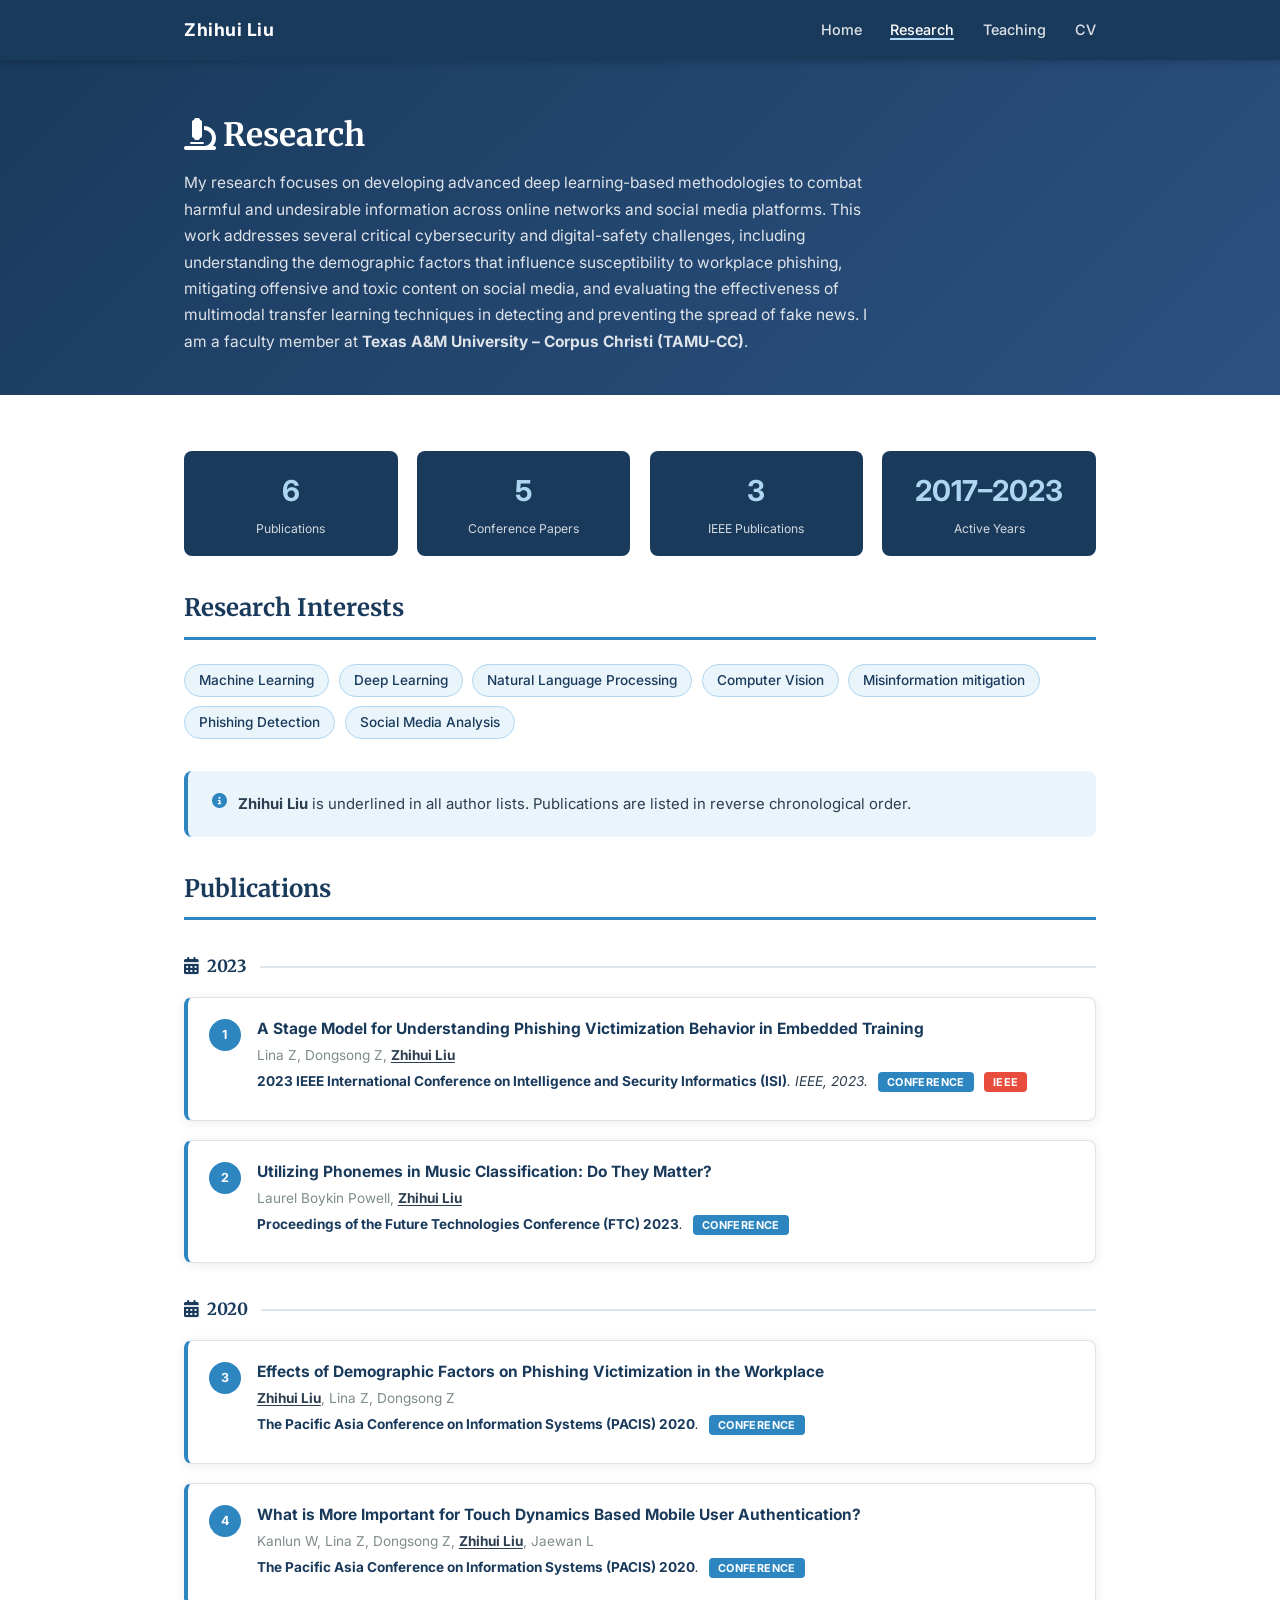
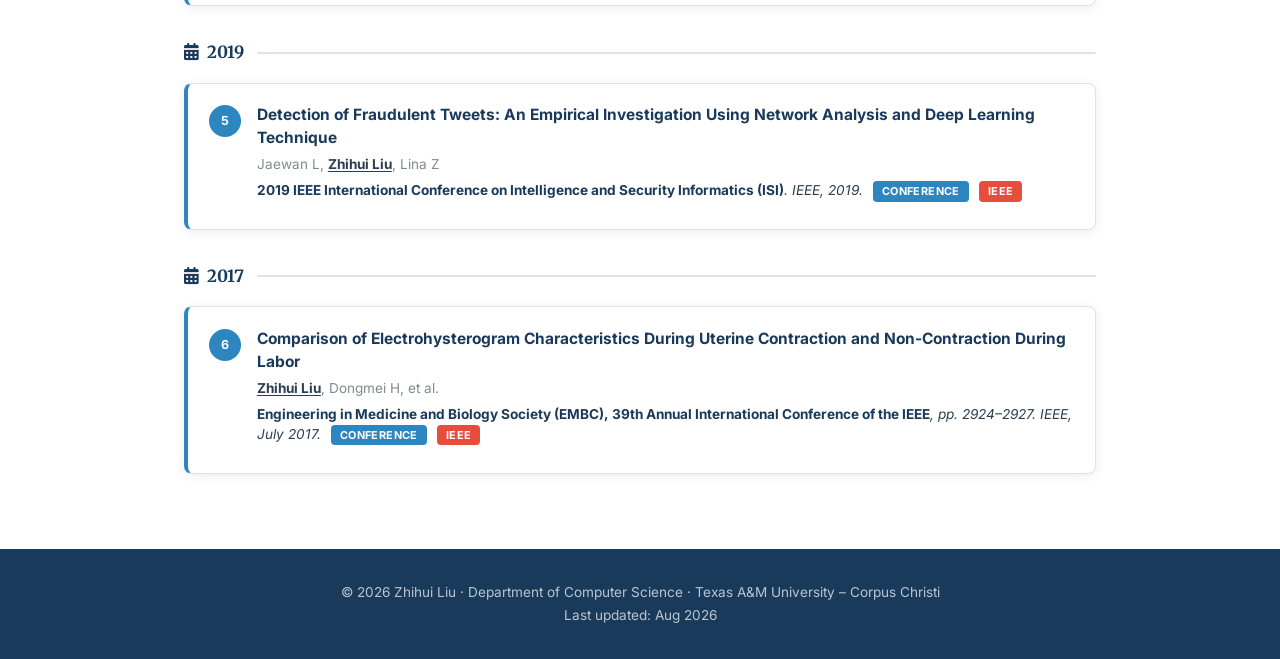
<file: research.html>
<!DOCTYPE html>
<html lang="en">
<head>
  <meta charset="UTF-8"/>
  <meta name="viewport" content="width=device-width, initial-scale=1.0"/>
  <title>Research | Zhihui Liu</title>
  <link rel="stylesheet" href="assets/css/style.css"/>
  <link href="https://fonts.googleapis.com/css2?family=Inter:wght@300;400;600;700
        &family=Merriweather:wght@400;700&display=swap" rel="stylesheet"/>
  <link rel="stylesheet"
        href="https://cdnjs.cloudflare.com/ajax/libs/font-awesome/6.4.0/css/all.min.css"/>

  <style>
    /* ── Page Header ──
       Matches exact gradient used in teaching.html */
    .page-header {
      background: linear-gradient(135deg, var(--primary) 0%, #2c5282 100%);
      color: #fff;
      padding: 3rem 0 2.5rem;
    }
    .page-header h1 {
      font-family: 'Merriweather', serif;
      font-size: 2rem;
      margin-bottom: 0.5rem;
    }
    .page-header p {
      font-size: 0.97rem;
      color: rgba(255,255,255,0.85);
      max-width: 700px;
      line-height: 1.7;
    }

    /* ── Stats Bar ──
       Matches teaching.html stats bar exactly */
    .stats-bar {
      display: flex;
      gap: 1.2rem;
      flex-wrap: wrap;
      margin-bottom: 2rem;
    }
    .stat-item {
      background: var(--primary);
      color: #fff;
      padding: 1rem 1.5rem;
      border-radius: var(--radius);
      text-align: center;
      flex: 1;
      min-width: 120px;
    }
    .stat-number {
      font-size: 1.8rem;
      font-weight: 700;
      color: var(--accent-light);
      display: block;
    }
    .stat-label {
      font-size: 0.76rem;
      color: rgba(255,255,255,0.8);
      margin-top: 0.2rem;
    }

    /* ── Philosophy/Note Box ──
       Matches teaching.html philosophy box */
    .note-box {
      background: #eaf4fb;
      border-left: 4px solid var(--accent);
      padding: 1.2rem 1.5rem;
      border-radius: var(--radius);
      margin-bottom: 2rem;
      font-size: 0.93rem;
      line-height: 1.8;
      color: var(--text);
      display: flex;
      gap: 0.7rem;
      align-items: flex-start;
    }
    .note-box i {
      color: var(--accent);
      margin-top: 3px;
      flex-shrink: 0;
    }

    /* ── Research Interest Tags ── */
    .interest-tags {
      display: flex;
      flex-wrap: wrap;
      gap: 0.6rem;
      margin-bottom: 2rem;
    }
    .interest-tag {
      background: #eaf4fb;
      color: var(--primary);
      border: 1.5px solid var(--accent-light);
      border-radius: 20px;
      padding: 4px 14px;
      font-size: 0.85rem;
      font-weight: 500;
    }

    /* ── Section Divider ──
       Matches teaching.html course-section-label */
    .year-divider {
      display: flex;
      align-items: center;
      gap: 0.8rem;
      margin: 2rem 0 1rem;
    }
    .year-divider h3 {
      font-family: 'Merriweather', serif;
      font-size: 1.05rem;
      color: var(--primary);
      white-space: nowrap;
    }
    .year-divider::after {
      content: '';
      flex: 1;
      height: 2px;
      background: var(--border);
      border-radius: 2px;
    }

    /* ── Publication Card ──
       Matches teaching.html course-card style */
    .pub-card {
      background: var(--bg);
      border: 1px solid var(--border);
      border-radius: var(--radius);
      box-shadow: var(--shadow);
      margin-bottom: 1.2rem;
      overflow: hidden;
      transition: box-shadow 0.2s, border-color 0.2s;
      display: flex;
      gap: 1rem;
      padding: 1.2rem 1.3rem;
      border-left: 4px solid var(--accent);
    }
    .pub-card:hover {
      border-color: var(--accent);
      border-left-color: var(--primary);
      box-shadow: 0 4px 18px rgba(46,134,193,0.15);
    }

    /* Number bubble */
    .pub-number {
      flex-shrink: 0;
      width: 32px;
      height: 32px;
      background: var(--accent);
      color: #fff;
      border-radius: 50%;
      display: flex;
      align-items: center;
      justify-content: center;
      font-size: 0.78rem;
      font-weight: 700;
      margin-top: 2px;
    }

    .pub-content { flex: 1; }

    .pub-title {
      font-size: 0.97rem;
      font-weight: 700;
      color: var(--primary);
      margin-bottom: 0.3rem;
      line-height: 1.5;
    }

    .pub-authors {
      font-size: 0.85rem;
      color: var(--text-light);
      margin-bottom: 0.25rem;
      line-height: 1.6;
    }
    .pub-authors .me {
      font-weight: 700;
      color: var(--text);
      text-decoration: underline;
      text-underline-offset: 2px;
    }

    .pub-venue {
      font-size: 0.85rem;
      color: var(--text);
      font-style: italic;
      line-height: 1.5;
    }
    .pub-venue strong {
      font-style: normal;
      color: var(--primary);
    }

    /* ── Badges ──
       Matches teaching.html tag style */
    .badge {
      display: inline-block;
      padding: 2px 9px;
      font-size: 0.68rem;
      font-weight: 700;
      border-radius: 4px;
      margin-left: 6px;
      text-transform: uppercase;
      letter-spacing: 0.4px;
      vertical-align: middle;
      font-style: normal;
    }
    .badge-conf  { background: var(--accent);  color: #fff; }
    .badge-ieee  { background: #e74c3c;         color: #fff; }

    /* ── Smooth Scroll ── */
    html { scroll-behavior: smooth; }

    /* ── Responsive ── */
    @media (max-width: 700px) {
      .stats-bar   { gap: 0.7rem; }
      .stat-item   { min-width: 100px; padding: 0.8rem; }
      .stat-number { font-size: 1.4rem; }
      .pub-card    { flex-direction: column; gap: 0.5rem; }
    }
  </style>
</head>
<body>

  <!-- ===== NAVBAR =====
       Exact same structure as index.html [1] and teaching.html [2] -->
  <nav class="navbar">
    <div class="nav-container">
      <a class="nav-brand" href="index.html">Zhihui Liu</a>
      <ul class="nav-links" id="navLinks">
        <li><a href="index.html">Home</a></li>
        <li><a href="research.html" class="active">Research</a></li>
        <li><a href="teaching.html">Teaching</a></li>
        <li><a href="assets/files/cv.pdf" target="_blank">CV</a></li>
      </ul>
      <button class="nav-toggle" id="navToggle">
        <i class="fas fa-bars"></i>
      </button>
    </div>
  </nav>

  <!-- ===== PAGE HEADER =====
       Same gradient style as teaching.html [2] -->
  <section class="page-header">
    <div class="container">
      <h1>
        <i class="fas fa-microscope"></i> Research
      </h1>
      <p>
        My research focuses on developing advanced deep learning-based methodologies to combat harmful and undesirable information across online networks and social media platforms. 
        This work addresses several critical cybersecurity and digital-safety challenges, including understanding the demographic factors that influence susceptibility to workplace phishing, 
        mitigating offensive and toxic content on social media, and evaluating the effectiveness of multimodal transfer learning techniques in detecting and preventing the spread of fake news.
        I am a faculty member at
        <strong>Texas A&amp;M University – Corpus Christi (TAMU-CC)</strong>.
      </p>
    </div>
  </section>

  <!-- ===== MAIN CONTENT ===== -->
  <section class="section" id="research">
    <div class="container">

      <!-- ── Stats Bar ──
           Same layout as teaching.html stats [2] -->
      <div class="stats-bar">
        <div class="stat-item">
          <span class="stat-number">6</span>
          <div class="stat-label">Publications</div>
        </div>
        <div class="stat-item">
          <span class="stat-number">5</span>
          <div class="stat-label">Conference Papers</div>
        </div>
        <div class="stat-item">
          <span class="stat-number">3</span>
          <div class="stat-label">IEEE Publications</div>
        </div>
        <div class="stat-item">
          <span class="stat-number">2017–2023</span>
          <div class="stat-label">Active Years</div>
        </div>
      </div>

      <!-- ── Research Interests ──
           Pulled from index.html profile [1] -->
      <h2 class="section-title">Research Interests</h2>
      <div class="interest-tags">
        <span class="interest-tag">Machine Learning</span>
        <span class="interest-tag">Deep Learning</span>
        <span class="interest-tag">Natural Language Processing</span>
        <span class="interest-tag">Computer Vision</span>
        <span class="interest-tag">Misinformation mitigation</span>
        <span class="interest-tag">Phishing Detection</span>
        <span class="interest-tag">Social Media Analysis</span>
      </div>

      <!-- ── Note Box ──
           Same style as teaching.html philosophy box [2] -->
      <div class="note-box">
        <i class="fas fa-info-circle"></i>
        <div>
          <strong>Zhihui Liu</strong> is underlined in all
          author lists. Publications are listed in reverse
          chronological order.
        </div>
      </div>

      <!-- ══════════════════════════════════
           PUBLICATIONS LIST
      ═══════════════════════════════════ -->
      <h2 class="section-title">Publications</h2>

      <!-- ════ 2023 ════ -->
      <div class="year-divider">
        <h3>
          <i class="fas fa-calendar-alt"></i> &nbsp;2023
        </h3>
      </div>

      <!-- [1] IEEE ISI 2023 -->
      <div class="pub-card">
        <div class="pub-number">1</div>
        <div class="pub-content">
          <div class="pub-title">
            A Stage Model for Understanding Phishing
            Victimization Behavior in Embedded Training
          </div>
          <div class="pub-authors">
            Lina Z, Dongsong Z,
            <span class="me">Zhihui Liu</span>
          </div>
          <div class="pub-venue">
            <strong>2023 IEEE International Conference on
            Intelligence and Security Informatics (ISI)</strong>.
            IEEE, 2023.
            <span class="badge badge-conf">Conference</span>
            <span class="badge badge-ieee">IEEE</span>
          </div>
        </div>
      </div>

      <!-- [2] FTC 2023 -->
      <div class="pub-card">
        <div class="pub-number">2</div>
        <div class="pub-content">
          <div class="pub-title">
            Utilizing Phonemes in Music Classification:
            Do They Matter?
          </div>
          <div class="pub-authors">
            Laurel Boykin Powell,
            <span class="me">Zhihui Liu</span>
          </div>
          <div class="pub-venue">
            <strong>Proceedings of the Future Technologies
            Conference (FTC) 2023</strong>.
            <span class="badge badge-conf">Conference</span>
          </div>
        </div>
      </div>

      <!-- ════ 2020 ════ -->
      <div class="year-divider">
        <h3>
          <i class="fas fa-calendar-alt"></i> &nbsp;2020
        </h3>
      </div>

      <!-- [3] PACIS 2020 -->
      <div class="pub-card">
        <div class="pub-number">3</div>
        <div class="pub-content">
          <div class="pub-title">
            Effects of Demographic Factors on Phishing
            Victimization in the Workplace
          </div>
          <div class="pub-authors">
            <span class="me">Zhihui Liu</span>,
            Lina Z, Dongsong Z
          </div>
          <div class="pub-venue">
            <strong>The Pacific Asia Conference on
            Information Systems (PACIS) 2020</strong>.
            <span class="badge badge-conf">Conference</span>
          </div>
        </div>
      </div>

      <!-- [4] PACIS 2020 -->
      <div class="pub-card">
        <div class="pub-number">4</div>
        <div class="pub-content">
          <div class="pub-title">
            What is More Important for Touch Dynamics
            Based Mobile User Authentication?
          </div>
          <div class="pub-authors">
            Kanlun W, Lina Z, Dongsong Z,
            <span class="me">Zhihui Liu</span>,
            Jaewan L
          </div>
          <div class="pub-venue">
            <strong>The Pacific Asia Conference on
            Information Systems (PACIS) 2020</strong>.
            <span class="badge badge-conf">Conference</span>
          </div>
        </div>
      </div>

      <!-- ════ 2019 ════ -->
      <div class="year-divider">
        <h3>
          <i class="fas fa-calendar-alt"></i> &nbsp;2019
        </h3>
      </div>

      <!-- [5] IEEE ISI 2019 -->
      <div class="pub-card">
        <div class="pub-number">5</div>
        <div class="pub-content">
          <div class="pub-title">
            Detection of Fraudulent Tweets: An Empirical
            Investigation Using Network Analysis and
            Deep Learning Technique
          </div>
          <div class="pub-authors">
            Jaewan L,
            <span class="me">Zhihui Liu</span>,
            Lina Z
          </div>
          <div class="pub-venue">
            <strong>2019 IEEE International Conference on
            Intelligence and Security Informatics (ISI)</strong>.
            IEEE, 2019.
            <span class="badge badge-conf">Conference</span>
            <span class="badge badge-ieee">IEEE</span>
          </div>
        </div>
      </div>

      <!-- ════ 2017 ════ -->
      <div class="year-divider">
        <h3>
          <i class="fas fa-calendar-alt"></i> &nbsp;2017
        </h3>
      </div>

      <!-- [6] IEEE EMBC 2017 -->
      <div class="pub-card">
        <div class="pub-number">6</div>
        <div class="pub-content">
          <div class="pub-title">
            Comparison of Electrohysterogram Characteristics
            During Uterine Contraction and Non-Contraction
            During Labor
          </div>
          <div class="pub-authors">
            <span class="me">Zhihui Liu</span>,
            Dongmei H, et al.
          </div>
          <div class="pub-venue">
            <strong>Engineering in Medicine and Biology
            Society (EMBC), 39th Annual International
            Conference of the IEEE</strong>,
            pp. 2924–2927. IEEE, July 2017.
            <span class="badge badge-conf">Conference</span>
            <span class="badge badge-ieee">IEEE</span>
          </div>
        </div>
      </div>

    </div>
  </section>

  <!-- ===== FOOTER =====
       Exact same as index.html [1] and teaching.html [2] -->
  <footer class="footer">
    <div class="container">
      <p>
        © 2026 Zhihui Liu ·
        Department of Computer Science ·
        Texas A&amp;M University – Corpus Christi
      </p>
      <p>Last updated: Aug 2026</p>
    </div>
  </footer>

  <!-- ===== JAVASCRIPT =====
       Same mobile nav toggle as teaching.html [2] -->
  <script>
    // ── Mobile navbar toggle ──
    const navToggle = document.getElementById('navToggle');
    const navLinks  = document.getElementById('navLinks');
    navToggle.addEventListener('click', () => {
      navLinks.classList.toggle('open');
    });

    // ── Smooth scroll when clicking Research tab ──
    document.querySelectorAll('a[href^="#"]').forEach(anchor => {
      anchor.addEventListener('click', function(e) {
        e.preventDefault();
        const target = document.querySelector(this.getAttribute('href'));
        if (target) {
          target.scrollIntoView({ behavior: 'smooth', block: 'start' });
        }
      });
    });

    // ── Fade-in animation on pub cards ──
    const observer = new IntersectionObserver((entries) => {
      entries.forEach(entry => {
        if (entry.isIntersecting) {
          entry.target.style.opacity    = '1';
          entry.target.style.transform  = 'translateY(0)';
        }
      });
    }, { threshold: 0.1 });

    document.quer
</file>
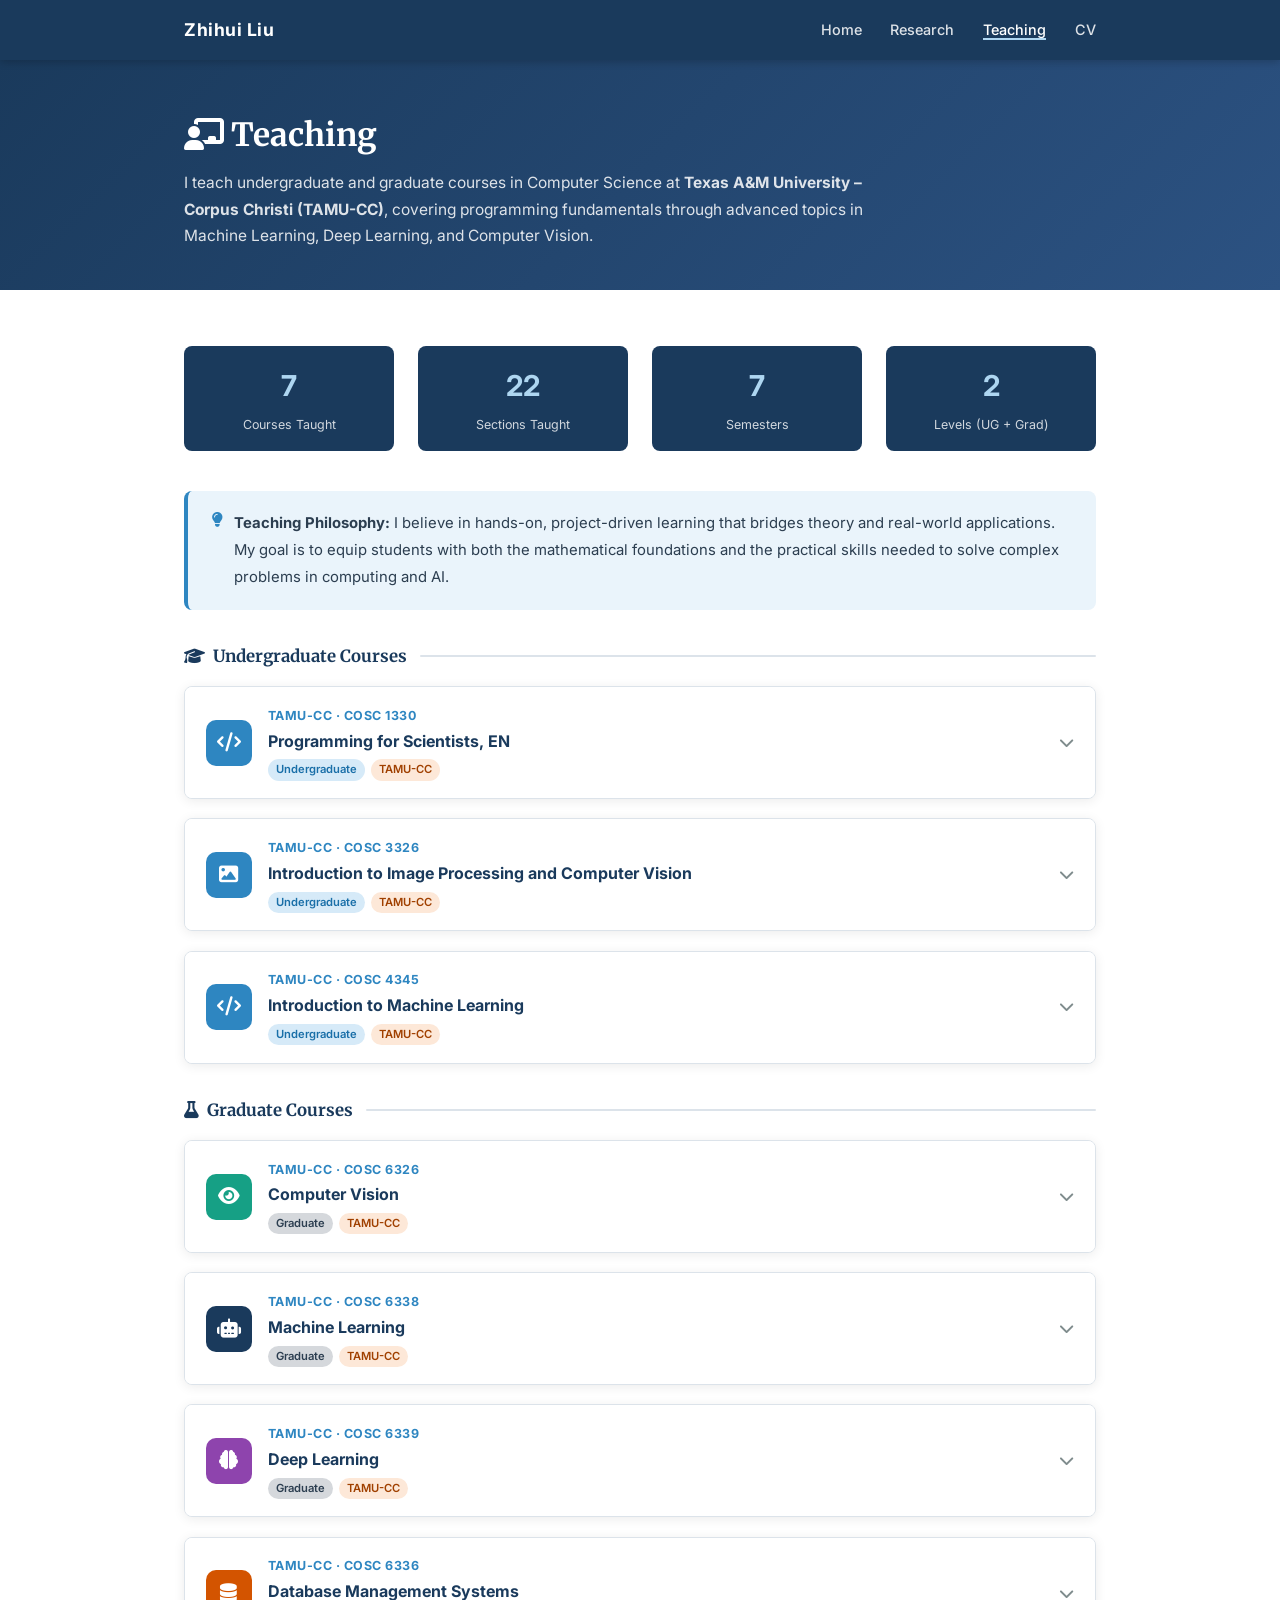
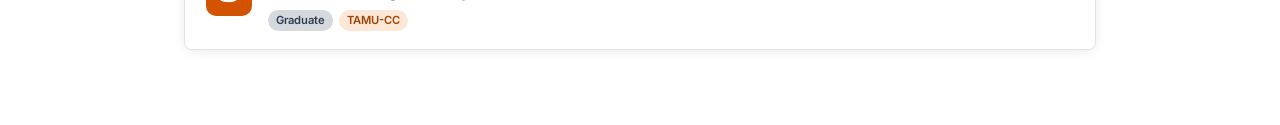
<file: teaching.html>
<!DOCTYPE html>
<html lang="en">
<head>
  <meta charset="UTF-8"/>
  <meta name="viewport" content="width=device-width, initial-scale=1.0"/>
  <title>Teaching | Zhihui Liu</title>
  <link rel="stylesheet" href="assets/css/style.css"/>
  <link href="https://fonts.googleapis.com/css2?family=Inter:wght@300;400;600;700
        &family=Merriweather:wght@400;700&display=swap" rel="stylesheet"/>
  <link rel="stylesheet"
        href="https://cdnjs.cloudflare.com/ajax/libs/font-awesome/6.4.0/css/all.min.css"/>

  <style>
    /* ── Page Header ── */
    .page-header {
      background: linear-gradient(135deg, var(--primary) 0%, #2c5282 100%);
      color: #fff;
      padding: 3rem 0 2.5rem;
    }
    .page-header h1 {
      font-family: 'Merriweather', serif;
      font-size: 2rem;
      margin-bottom: 0.5rem;
    }
    .page-header p {
      font-size: 0.97rem;
      color: rgba(255,255,255,0.85);
      max-width: 680px;
      line-height: 1.7;
    }

    /* ── Stats Bar ── */
    .stats-bar {
      display: flex;
      gap: 1.5rem;
      flex-wrap: wrap;
      margin-bottom: 2.5rem;
    }
    .stat-item {
      background: var(--primary);
      color: #fff;
      padding: 1rem 1.5rem;
      border-radius: var(--radius);
      text-align: center;
      flex: 1;
      min-width: 130px;
    }
    .stat-number {
      font-size: 1.8rem;
      font-weight: 700;
      color: var(--accent-light);
      display: block;
    }
    .stat-label {
      font-size: 0.78rem;
      color: rgba(255,255,255,0.8);
      margin-top: 0.2rem;
    }

    /* ── Philosophy Box ── */
    .philosophy-box {
      background: #eaf4fb;
      border-left: 4px solid var(--accent);
      padding: 1.2rem 1.5rem;
      border-radius: var(--radius);
      margin-bottom: 2rem;
      font-size: 0.93rem;
      line-height: 1.8;
      color: var(--text);
      display: flex;
      gap: 0.7rem;
      align-items: flex-start;
    }
    .philosophy-box i {
      color: var(--accent);
      margin-top: 3px;
      flex-shrink: 0;
    }

    /* ── Section Divider ── */
    .course-section-label {
      display: flex;
      align-items: center;
      gap: 0.8rem;
      margin: 2rem 0 1rem;
    }
    .course-section-label h3 {
      font-family: 'Merriweather', serif;
      font-size: 1.05rem;
      color: var(--primary);
      white-space: nowrap;
    }
    .course-section-label::after {
      content: '';
      flex: 1;
      height: 2px;
      background: var(--border);
      border-radius: 2px;
    }

    /* ── Course Card ── */
    .course-card {
      background: var(--bg);
      border: 1px solid var(--border);
      border-radius: var(--radius);
      box-shadow: var(--shadow);
      margin-bottom: 1.2rem;
      overflow: hidden;
      transition: box-shadow 0.2s, border-color 0.2s;
    }
    .course-card:hover {
      border-color: var(--accent);
      box-shadow: 0 4px 18px rgba(46,134,193,0.15);
    }

    /* ── Card Header (clickable) ── */
    .course-header {
      display: flex;
      align-items: center;
      gap: 1rem;
      padding: 1.1rem 1.3rem;
      cursor: pointer;
      user-select: none;
      background: var(--bg);
      transition: background 0.2s;
    }
    .course-header:hover {
      background: #f0f7fd;
    }

    /* ── Course Icon ── */
    .course-icon {
      width: 46px;
      height: 46px;
      border-radius: 10px;
      display: flex;
      align-items: center;
      justify-content: center;
      font-size: 1.2rem;
      flex-shrink: 0;
      color: #fff;
    }
    .icon-undergrad  { background: #2e86c1; }
    .icon-grad-ml    { background: #1a3a5c; }
    .icon-grad-dl    { background: #8e44ad; }
    .icon-grad-cv    { background: #16a085; }
    .icon-grad-db    { background: #d35400; }

    /* ── Course Meta ── */
    .course-meta { flex: 1; }
    .course-code {
      font-size: 0.78rem;
      font-weight: 700;
      color: var(--accent);
      text-transform: uppercase;
      letter-spacing: 0.5px;
    }
    .course-name {
      font-size: 1rem;
      font-weight: 700;
      color: var(--primary);
      margin: 0.1rem 0;
    }
    .course-tags {
      display: flex;
      gap: 0.4rem;
      flex-wrap: wrap;
      margin-top: 0.3rem;
    }
    .tag {
      font-size: 0.7rem;
      padding: 1px 8px;
      border-radius: 20px;
      font-weight: 600;
    }
    .tag-undergrad { background: #d6eaf8; color: #1a6fa8; }
    .tag-grad      { background: #d5d8dc; color: #2c3e50; }
    .tag-tamu      { background: #fde8d8; color: #a04000; }

    /* ── Toggle Arrow ── */
    .course-toggle {
      color: var(--text-light);
      font-size: 0.95rem;
      transition: transform 0.3s ease;
      flex-shrink: 0;
    }
    /* Rotate arrow when open */
    .course-card.open .course-toggle {
      transform: rotate(180deg);
    }

    /* ── Card Body (accordion) ── */
    .course-body {
      max-height: 0;
      overflow: hidden;
      transition: max-height 0.4s ease, padding 0.3s ease;
      border-top: 0px solid var(--border);
      background: #f8fafc;
      padding: 0 1.3rem;
    }
    /* When open */
    .course-card.open .course-body {
      max-height: 800px;
      border-top: 1px solid var(--border);
      padding: 1.2rem 1.3rem;
    }

    /* ── Body Content ── */
    .course-description {
      font-size: 0.9rem;
      color: var(--text);
      margin-bottom: 1rem;
      line-height: 1.7;
    }

    .semesters-label {
      font-size: 0.8rem;
      font-weight: 700;
      color: var(--text-light);
      text-transform: uppercase;
      letter-spacing: 0.5px;
      margin-bottom: 0.5rem;
    }

    /* ── Semester Badges ── */
    .semester-grid {
      display: flex;
      flex-wrap: wrap;
      gap: 0.5rem;
      margin-bottom: 1rem;
    }
    .semester-badge {
      display: inline-flex;
      align-items: center;
      gap: 0.3rem;
      padding: 4px 12px;
      border-radius: 20px;
      font-size: 0.78rem;
      font-weight: 600;
      border: 1.5px solid;
    }
    .sem-spring {
      background: #eafaf1;
      color: #1e8449;
      border-color: #82e0aa;
    }
    .sem-fall {
      background: #fef9e7;
      color: #b7950b;
      border-color: #f9e79f;
    }
    .sem-current {
      background: var(--accent);
      color: #fff;
      border-color: var(--accent);
    }
    .sem-dot {
      width: 6px;
      height: 6px;
      border-radius: 50%;
      background: currentColor;
    }

    /* ── Topics ── */
    .topics-list {
      display: flex;
      flex-wrap: wrap;
      gap: 0.4rem;
      margin-top: 0.5rem;
      margin-bottom: 1rem;
    }
    .topic-chip {
      font-size: 0.75rem;
      padding: 2px 10px;
      background: #eaf4fb;
      color: var(--primary);
      border-radius: 20px;
      border: 1px solid var(--accent-light);
    }

    /* ── Card Footer Info ── */
    .course-footer-row {
      display: flex;
      gap: 1rem;
      flex-wrap: wrap;
      padding-top: 0.8rem;
      border-top: 1px solid var(--border);
    }
    .course-info-item {
      display: flex;
      align-items: flex-start;
      gap: 0.4rem;
      font-size: 0.83rem;
      color: var(--text-light);
    }
    .course-info-item i {
      color: var(--accent);
      margin-top: 2px;
      flex-shrink: 0;
    }

    /* ── Responsive ── */
    @media (max-width: 700px) {
      .stats-bar          { gap: 0.8rem; }
      .stat-item          { min-width: 100px; padding: 0.8rem 1rem; }
      .stat-number        { font-size: 1.4rem; }
      .course-header      { gap: 0.7rem; }
      .course-footer-row  { flex-direction: column; }
    }
  </style>
</head>
<body>

  <!-- ===== NAVBAR ===== -->
  <nav class="navbar">
    <div class="nav-container">
      <a class="nav-brand" href="index.html">Zhihui Liu</a>
      <ul class="nav-links" id="navLinks">
        <li><a href="index.html">Home</a></li>
        <li><a href="research.html">Research</a></li>
        <li><a href="teaching.html" class="active">Teaching</a></li>
        <li><a href="assets/files/cv.pdf" target="_blank">CV</a></li>
      </ul>
      <button class="nav-toggle" id="navToggle">
        <i class="fas fa-bars"></i>
      </button>
    </div>
  </nav>

  <!-- ===== PAGE HEADER ===== -->
  <section class="page-header">
    <div class="container">
      <h1><i class="fas fa-chalkboard-teacher"></i> Teaching</h1>
      <p>
        I teach undergraduate and graduate courses in Computer Science
        at <strong>Texas A&amp;M University – Corpus Christi (TAMU-CC)</strong>,
        covering programming fundamentals through advanced topics in
        Machine Learning, Deep Learning, and Computer Vision.
      </p>
    </div>
  </section>

  <!-- ===== MAIN CONTENT ===== -->
  <section class="section" id="teaching">
    <div class="container">

      <!-- ── Stats Bar ── -->
      <div class="stats-bar">
        <div class="stat-item">
          <span class="stat-number">7</span>
          <div class="stat-label">Courses Taught</div>
        </div>
        <div class="stat-item">
          <span class="stat-number">22</span>
          <div class="stat-label">Sections Taught</div>
        </div>
        <div class="stat-item">
          <span class="stat-number">7</span>
          <div class="stat-label">Semesters</div>
        </div>
        <div class="stat-item">
          <span class="stat-number">2</span>
          <div class="stat-label">Levels (UG + Grad)</div>
        </div>
      </div>

      <!-- ── Teaching Philosophy ── -->
      <div class="philosophy-box">
        <i class="fas fa-lightbulb"></i>
        <div>
          <strong>Teaching Philosophy:</strong>
          I believe in hands-on, project-driven learning that bridges
          theory and real-world applications. My goal is to equip students
          with both the mathematical foundations and the practical skills
          needed to solve complex problems in computing and AI.
        </div>
      </div>

      <!-- ══════════════════════════════════
           UNDERGRADUATE COURSES
      ═══════════════════════════════════ -->
      <div class="course-section-label">
        <h3><i class="fas fa-graduation-cap"></i> &nbsp;Undergraduate Courses</h3>
      </div>

      <!-- ── COSC 1330 ── -->
      <div class="course-card" id="card-1330">
        <div class="course-header" onclick="toggleCard('card-1330')">
          <div class="course-icon icon-undergrad">
            <i class="fas fa-code"></i>
          </div>
          <div class="course-meta">
            <div class="course-code">TAMU-CC · COSC 1330</div>
            <div class="course-name">Programming for Scientists, EN</div>
            <div class="course-tags">
              <span class="tag tag-undergrad">Undergraduate</span>
              <span class="tag tag-tamu">TAMU-CC</span>
            </div>
          </div>
          <i class="fas fa-chevron-down course-toggle"></i>
        </div>
        <div class="course-body">
          <p class="course-description">
            
          </p>
          <div class="semesters-label">
            <i class="fas fa-calendar-alt"></i> &nbsp;Semesters Taught
          </div>
          <div class="semester-grid">
             <span class="semester-badge sem-fall">
              <span class="sem-dot"></span> Fall 2026
            </span>
            <span class="semester-badge sem-spring">
              <span class="sem-dot"></span> Spring 2026
            </span>
            <span class="semester-badge sem-fall">
              <span class="sem-dot"></span> Fall 2025
            </span>
            <span class="semester-badge sem-spring">
              <span class="sem-dot"></span> Spring 2025
            </span>
            <span class="semester-badge sem-fall">
              <span class="sem-dot"></span> Fall 2024
            </span>
            <span class="semester-badge sem-spring">
              <span class="sem-dot"></span> Spring 2024
            </span>
            <span class="semester-badge sem-fall">
              <span class="sem-dot"></span> Fall 2023
            </span>
          </div>
          <div class="semesters-label">
            <i class="fas fa-tags"></i> &nbsp;Key Topics
          </div>
          <div class="topics-list">
            <span class="topic-chip">MATLAB Programming</span>
            <span class="topic-chip">Control Flow</span>
            <span class="topic-chip">Functions</span>
            <span class="topic-chip">Data Structures</span>
            <span class="topic-chip">Structured Programming</span>
            <span class="topic-chip">Scientific Computing</span>
            <span class="topic-chip">Computational Thinking</span>
          </div>
          <div class="course-footer-row">
            <div class="course-info-item">
              <i class="fas fa-users"></i>
              <span>Undergraduate level · 3 credit hours</span>
            </div>
            <div class="course-info-item">
              <i class="fas fa-building"></i>
              <span>Department of Computing Sciences, TAMU-CC</span>
            </div>
          </div>
        </div>
      </div>

      <!-- ── COSC 3326 ── -->
      <div class="course-card" id="card-3326">
        <div class="course-header" onclick="toggleCard('card-3326')">
          <div class="course-icon icon-undergrad">
            <i class="fas fa-image"></i>
          </div>
          <div class="course-meta">
            <div class="course-code">TAMU-CC · COSC 3326</div>
            <div class="course-name">
              Introduction to Image Processing and Computer Vision
            </div>
            <div class="course-tags">
              <span class="tag tag-undergrad">Undergraduate</span>
              <span class="tag tag-tamu">TAMU-CC</span>
            </div>
          </div>
          <i class="fas fa-chevron-down course-toggle"></i>
        </div>
        <div class="course-body">
          <p class="course-description">
            
          </p>
          <div class="semesters-label">
            <i class="fas fa-calendar-alt"></i> &nbsp;Semesters Taught
          </div>
          <div class="semester-grid">
            <span class="semester-badge sem-fall">
              <span class="sem-dot"></span> Fall 2026
            </span>
          </div>
          <div class="semesters-label">
            <i class="fas fa-tags"></i> &nbsp;Key Topics
          </div>
          <div class="topics-list">
            <span class="topic-chip">Image Representation</span>
            <span class="topic-chip">Image Filtering</span>
            <span class="topic-chip">Edge Detection</span>
            <span class="topic-chip">Image Segmentation</span>
            <span class="topic-chip">Feature Extraction</span>
            

          </div>
          <div class="course-footer-row">
            <div class="course-info-item">
              <i class="fas fa-users"></i>
              <span>Graduate level · 3 credit hours</span>
            </div>
            <div class="course-info-item">
              <i class="fas fa-building"></i>
              <span>Department of Computing Sciences, TAMU-CC</span>
            </div>
          </div>
        </div>
      </div>


<!-- ── COSC 4345 ── -->
      <div class="course-card" id="card-4345">
        <div class="course-header" onclick="toggleCard('card-4345')">
          <div class="course-icon icon-undergrad">
            <i class="fas fa-code"></i>
          </div>
          <div class="course-meta">
            <div class="course-code">TAMU-CC · COSC 4345</div>
            <div class="course-name">Introduction to Machine Learning</div>
            <div class="course-tags">
              <span class="tag tag-undergrad">Undergraduate</span>
              <span class="tag tag-tamu">TAMU-CC</span>
            </div>
          </div>
          <i class="fas fa-chevron-down course-toggle"></i>
        </div>
        <div class="course-body">
          <p class="course-description">
            
          </p>
          <div class="semesters-label">
            <i class="fas fa-calendar-alt"></i> &nbsp;Semesters Taught
          </div>
          <div class="semester-grid">
             
            <span class="semester-badge sem-spring">
              <span class="sem-dot"></span> Spring 2026
            </span>
            
          </div>
          <div class="semesters-label">
            <i class="fas fa-tags"></i> &nbsp;Key Topics
          </div>
          <div class="topics-list">
            <span class="topic-chip">Regression</span>
            <span class="topic-chip">Binary Classification</span>
            <span class="topic-chip">Multilayer Perceptron</span>
            <span class="topic-chip">Neural Networks for Images</span>
            <span class="topic-chip">Neural Networks for Sequences</span>
            
            
          </div>
          <div class="course-footer-row">
            <div class="course-info-item">
              <i class="fas fa-users"></i>
              <span>Undergraduate level · 3 credit hours</span>
            </div>
            <div class="course-info-item">
              <i class="fas fa-building"></i>
              <span>Department of Computing Sciences, TAMU-CC</span>
            </div>
          </div>
        </div>
      </div>

      

      <!-- ════════════════════════════════════
           GRADUATE COURSES
      ═════════════════════════════════════ -->
      <div class="course-section-label">
        <h3><i class="fas fa-flask"></i> &nbsp;Graduate Courses</h3>
      </div>


<!-- ── COSC 6326 ── -->
      <div class="course-card" id="card-6326">
        <div class="course-header" onclick="toggleCard('card-6326')">
          <div class="course-icon icon-grad-cv">
            <i class="fas fa-eye"></i>
          </div>
          <div class="course-meta">
            <div class="course-code">TAMU-CC · COSC 6326</div>
            <div class="course-name">Computer Vision</div>
            <div class="course-tags">
              <span class="tag tag-grad">Graduate</span>
              <span class="tag tag-tamu">TAMU-CC</span>
            </div>
          </div>
          <i class="fas fa-chevron-down course-toggle"></i>
        </div>
        <div class="course-body">
          <p class="course-description">
            
          </p>
          <div class="semesters-label">
            <i class="fas fa-calendar-alt"></i> &nbsp;Semesters Taught
          </div>
          <div class="semester-grid">
            <span class="semester-badge sem-spring">
              <span class="sem-dot"></span> Spring 2026
            </span>
            <span class="semester-badge sem-fall">
              <span class="sem-dot"></span> Fall 2025
            </span>
            <span class="semester-badge sem-spring">
              <span class="sem-dot"></span> Spring 2025
            </span>
            <span class="semester-badge sem-fall">
              <span class="sem-dot"></span> Fall 2024
            </span>
            <span class="semester-badge sem-spring">
              <span class="sem-dot"></span> Spring 2024
            </span>
          </div>
          <div class="semesters-label">
            <i class="fas fa-tags"></i> &nbsp;Key Topics
          </div>
          <div class="topics-list">
            <span class="topic-chip">Image Classification</span>
            <span class="topic-chip">3D Representation</span>
            
            <span class="topic-chip">Object Recognition</span>
            <span class="topic-chip">Image Segmentation</span>
            <span class="topic-chip">CNNs</span>
            <span class="topic-chip">Vision Transformers</span>
            
          </div>
          <div class="course-footer-row">
            <div class="course-info-item">
              <i class="fas fa-users"></i>
              <span>Graduate level · 3 credit hours</span>
            </div>
            <div class="course-info-item">
              <i class="fas fa-building"></i>
              <span>Department of Computing Sciences, TAMU-CC</span>
            </div>
          </div>
        </div>
      </div>









      <!-- COURSE 2: Machine Learning -->
      <div class="course-card" id="card-cosc6338">
        <div class="course-header" onclick="toggleCard('card-cosc6338')">
          <div class="course-icon icon-grad-ml">
            <i class="fas fa-robot"></i>
          </div>
          <div class="course-meta">
            <div class="course-code">TAMU-CC · COSC 6338</div>
            <div class="course-name">Machine Learning</div>
            <div class="course-tags">
              <span class="tag tag-grad">Graduate</span>
              <span class="tag tag-tamu">TAMU-CC</span>
            </div>
          </div>
          <i class="fas fa-chevron-down course-toggle"></i>
        </div>

        <div class="course-body">
          <p class="course-description">
            
          </p>

          <div class="semesters-label">
            <i class="fas fa-calendar-alt"></i> &nbsp;Semesters Taught
          </div>
          <div class="semester-grid">
            <span class="semester-badge sem-fall">
              <span class="sem-dot"></span> Fall 2025
            </span>
            <span class="semester-badge sem-spring">
              <span class="sem-dot"></span> Spring 2025
            </span>
            <span class="semester-badge sem-fall">
              <span class="sem-dot"></span> Fall 2024
            </span>
            <span class="semester-badge sem-spring">
              <span class="sem-dot"></span> Spring 2024
            </span>
            <span class="semester-badge sem-fall">
              <span class="sem-dot"></span> Fall 2023
            </span>
          </div>

          <div class="semesters-label">
            <i class="fas fa-tags"></i> &nbsp;Key Topics
          </div>
          <div class="topics-list">
            <span class="topic-chip">Supervised Learning</span>
            <span class="topic-chip">Unsupervised Learning</span>
            <span class="topic-chip">Maximum Likelihood Estimation</span>
            <span class="topic-chip">Optimization</span>
            <span class="topic-chip">Nonparametric Models</span>
            
                 
          </div>
          <div class="course-footer-row">
            <div class="course-info-item">
              <i class="fas fa-users"></i>
              <span>Graduate level · 3 credit hours</span>
            </div>
            <div class="course-info-item">
              <i class="fas fa-building"></i>
              <span>Department of Computing Sciences, TAMU-CC</span>
            </div>
          </div>
        </div>
      </div>





<!-- ── COSC 6339 ── -->
      <div class="course-card" id="card-6339">
        <div class="course-header" onclick="toggleCard('card-6339')">
          <div class="course-icon icon-grad-dl">
            <i class="fas fa-brain"></i>
          </div>
          <div class="course-meta">
            <div class="course-code">TAMU-CC · COSC 6339</div>
            <div class="course-name">Deep Learning</div>
            <div class="course-tags">
              <span class="tag tag-grad">Graduate</span>
              <span class="tag tag-tamu">TAMU-CC</span>
            </div>
          </div>
          <i class="fas fa-chevron-down course-toggle"></i>
        </div>
        <div class="course-body">
          <p class="course-description">
            
          </p>
          <div class="semesters-label">
            <i class="fas fa-calendar-alt"></i> &nbsp;Semesters Taught
          </div>
          <div class="semester-grid">
            <span class="semester-badge sem-fall">
              <span class="sem-dot"></span> Fall 2025
            </span>
            <span class="semester-badge sem-fall">
              <span class="sem-dot"></span> Fall 2024
            </span>
          </div>
          <div class="semesters-label">
            <i class="fas fa-tags"></i> &nbsp;Key Topics
          </div>
          <div class="topics-list">
            
            <span class="topic-chip">CNNs</span>
            <span class="topic-chip">RNNs</span>
            <span class="topic-chip">Attention Mechanisms</span>
            <span class="topic-chip">Transformers</span>
            <span class="topic-chip">GANs</span>
           
            <span class="topic-chip">Transfer Learning</span>
            <span class="topic-chip">Reinforcement Learning</span>
          </div>
          <div class="course-footer-row">
            <div class="course-info-item">
              <i class="fas fa-users"></i>
              <span>Graduate level · 3 credit hours</span>
            </div>
            <div class="course-info-item">
              <i class="fas fa-building"></i>
              <span>Department of Computing Sciences, TAMU-CC</span>
            </div>
          </div>
        </div>
      </div>




       <!-- ── COSC 6336 ── -->
      <div class="course-card" id="card-6336">
        <div class="course-header" onclick="toggleCard('card-6336')">
          <div class="course-icon icon-grad-db">
            <i class="fas fa-database"></i>
          </div>
          <div class="course-meta">
            <div class="course-code">TAMU-CC · COSC 6336</div>
            <div class="course-name">Database Management Systems</div>
            <div class="course-tags">
              <span class="tag tag-grad">Graduate</span>
              <span class="tag tag-tamu">TAMU-CC</span>
            </div>
          </div>
          <i class="fas fa-chevron-down course-toggle"></i>
        </div>
        <div class="course-body">
          <p class="course-description">
            
          </p>
          <div class="semesters-label">
            <i class="fas fa-calendar-alt"></i> &nbsp;Semesters Taught
          </div>
          <div class="semester-grid">
            <span class="semester-badge sem-fall">
              <span class="sem-dot"></span> Fall 2023
            </span>
          </div>
          <div class="semesters-label">
            <i class="fas fa-tags"></i> &nbsp;Key Topics
          </div>
          <div class="topics-list">
            <span class="topic-chip">Relational Model</span>
            <span class="topic-chip">SQL</span>
            <span class="topic-chip">Database Design</span>
            <span class="topic-chip">Normalization</span>
           
            <span class="topic-chip">NoSQL</span>
            <span class="topic-chip">PostgreSQL</span>
            <span class="topic-chip">MongoDB</span>
          </div>
          <div class="course-footer-row">
            <div class="course-info-item">
              <i class="fas fa-users"></i>
              <span>Graduate level · 3 credit hours</span>
            </div>
            <div class="course-info-item">
              <i class="fas fa-building"></i>
              <span>Department of Computing Sciences, TAMU-CC</span>
            </div>
          </div>
        </div>
      </div>




  <script>
    // ── Mobile navbar toggle ──
    const navToggle = document.getElementById('navToggle');
    const navLinks  = document.getElementById('navLinks');
    navToggle.addEventListener('click', () => {
      navLinks.classList.toggle('open');
    });

    // ── Course card accordion toggle ──
    function toggleCard(cardId) {
      const card = document.getElementById(cardId);
      // Close all other open cards
      document.querySelectorAll('.course-card').forEach(c => {
        if (c.id !== cardId) {
          c.classList.remove('open');
        }
      });
      // Toggle clicked card
      card.classList.toggle('open');
    }
  </script>
</file>
<file: assets/css/style.css>
/* ===== VARIABLES ===== */
:root {
  --primary:    #1a3a5c;   /* Deep navy */
  --accent:     #2e86c1;   /* Bright blue */
  --accent-light: #aed6f1;
  --text:       #2c3e50;
  --text-light: #7f8c8d;
  --bg:         #ffffff;
  --bg-alt:     #f4f6f9;
  --border:     #dce3ea;
  --success:    #27ae60;

  --font-body:  'Inter', sans-serif;
  --font-head:  'Merriweather', serif;
  --max-width:  960px;
  --radius:     8px;
  --shadow:     0 2px 12px rgba(0,0,0,0.08);
}

/* ===== RESET ===== */
*, *::before, *::after { box-sizing: border-box; margin: 0; padding: 0; }
body {
  font-family: var(--font-body);
  color: var(--text);
  background: var(--bg);
  line-height: 1.7;
  font-size: 16px;
}
a { color: var(--accent); text-decoration: none; }
a:hover { text-decoration: underline; }
img { max-width: 100%; display: block; }

/* ===== CONTAINER ===== */
.container {
  max-width: var(--max-width);
  margin: 0 auto;
  padding: 0 1.5rem;
}

/* ===== NAVBAR ===== */
.navbar {
  position: sticky;
  top: 0;
  background: var(--primary);
  z-index: 1000;
  box-shadow: 0 2px 8px rgba(0,0,0,0.2);
}
.nav-container {
  max-width: var(--max-width);
  margin: 0 auto;
  padding: 0 1.5rem;
  display: flex;
  align-items: center;
  justify-content: space-between;
  height: 60px;
}
.nav-brand {
  color: #fff;
  font-weight: 700;
  font-size: 1.1rem;
  letter-spacing: 0.5px;
}
.nav-links {
  list-style: none;
  display: flex;
  gap: 1.8rem;
}
.nav-links a {
  color: rgba(255,255,255,0.85);
  font-size: 0.9rem;
  font-weight: 500;
  transition: color 0.2s;
}
.nav-links a:hover,
.nav-links a.active {
  color: #fff;
  text-decoration: none;
  border-bottom: 2px solid var(--accent-light);
}
.nav-toggle {
  display: none;
  background: none;
  border: none;
  color: #fff;
  font-size: 1.3rem;
  cursor: pointer;
}

/* ===== HERO ===== */
.hero {
  background: linear-gradient(135deg, var(--primary) 0%, #2c5282 100%);
  color: #fff;
  padding: 4rem 0 3rem;
}
.hero-content {
  display: flex;
  gap: 3rem;
  align-items: center;
}
.profile-img-wrapper {
  flex-shrink: 0;
}
.profile-img {
  width: 170px;
  height: 170px;
  border-radius: 50%;
  object-fit: cover;
  border: 4px solid rgba(255,255,255,0.5);
  box-shadow: var(--shadow);
}
.profile-info h1 {
  font-family: var(--font-head);
  font-size: 2rem;
  margin-bottom: 0.3rem;
}
.profile-info .title {
  font-size: 1.1rem;
  font-weight: 600;
  color: var(--accent-light);
}
.profile-info .dept,
.profile-info .university {
  font-size: 0.95rem;
  color: rgba(255,255,255,0.8);
}
.research-interests {
  margin-top: 0.9rem;
  font-size: 0.9rem;
  color: rgba(255,255,255,0.9);
  line-height: 1.6;
}
.social-links {
  display: flex;
  gap: 0.9rem;
  margin-top: 1rem;
}
.social-links a {
  color: rgba(255,255,255,0.8);
  font-size: 1.3rem;
  transition: color 0.2s, transform 0.2s;
}
.social-links a:hover {
  color: #fff;
  transform: translateY(-2px);
  text-decoration: none;
}

/* ===== SECTIONS ===== */
.section { padding: 3.5rem 0; }
.section:nth-child(even) { background: var(--bg-alt); }

.section-title {
  font-family: var(--font-head);
  font-size: 1.5rem;
  color: var(--primary);
  margin-bottom: 1.5rem;
  padding-bottom: 0.5rem;
  border-bottom: 3px solid var(--accent);
  display: flex;
  justify-content: space-between;
  align-items: center;
}
.see-all {
  font-size: 0.85rem;
  font-family: var(--font-body);
  font-weight: 500;
}

/* ===== ABOUT ===== */
.about p { margin-bottom: 0.9rem; font-size: 0.97rem; }
.announcement {
  background: #eaf4fb;
  border-left: 4px solid var(--accent);
  padding: 0.9rem 1.2rem;
  border-radius: var(--radius);
  margin-top: 1.5rem;
  font-size: 0.9rem;
  display: flex;
  gap: 0.6rem;
  align-items: flex-start;
}
.announcement i { color: var(--accent); margin-top: 3px; }

/* ===== NEWS ===== */
.news-list { list-style: none; }
.news-list li {
  display: flex;
  gap: 1.2rem;
  padding: 0.7rem 0;
  border-bottom: 1px solid var(--border);
  font-size: 0.9rem;
  align-items: flex-start;
}
.news-date {
  flex-shrink: 0;
  width: 75px;
  color: var(--text-light);
  font-size: 0.82rem;
  padding-top: 2px;
  font-weight: 600;
}

/* ===== PUBLICATION CARD ===== */
.pub-card {
  display: flex;
  gap: 1rem;
  padding: 1.2rem;
  margin-bottom: 1rem;
  background: var(--bg);
  border: 1px solid var(--border);
  border-radius: var(--radius);
  box-shadow: var(--shadow);
  transition: border-color 0.2s, box-shadow 0.2s;
}
.pub-card:hover {
  border-color: var(--accent);
  box-shadow: 0 4px 16px rgba(46,134,193,0.15);
}
.pub-year {
  flex-shrink: 0;
  width: 48px;
  font-size: 0.85rem;
  font-weight: 700;
  color: var(--accent);
  padding-top: 2px;
}
.pub-title {
  font-weight: 600;
  font-size: 0.97rem;
  color: var(--primary);
  margin-bottom: 0.2rem;
}
.pub-authors {
  font-size: 0.85rem;
  color: var(--text-light);
  margin-bottom: 0.2rem;
}
.pub-authors .me { font-weight: 700; color: var(--text); }
.pub-venue {
  font-size: 0.85rem;
  font-style: italic;
  color: var(--text);
  margin-bottom: 0.5rem;
}
.pub-venue .venue-name {
  font-weight: 600;
  color: var(--primary);
}
.pub-badge {
  display: inline-block;
  padding: 1px 8px;
  font-size: 0.72rem;
  font-weight: 700;
  border-radius: 4px;
  margin-right: 4px;
  text-transform: uppercase;
  letter-spacing: 0.5px;
  background: var(--accent);
  color: #fff;
}
.pub-badge.oral { background: #e74c3c; }
.pub-badge.best { background: #f39c12; }
.pub-links { display: flex; gap: 0.5rem; flex-wrap: wrap; margin-top: 0.5rem; }
.pub-link {
  font-size: 0.78rem;
  padding: 2px 10px;
  border: 1px solid var(--accent);
  border-radius: 20px;
  color: var(--accent);
  transition: all 0.2s;
}
.pub-link:hover {
  background: var(--accent);
  color: #fff;
  text-decoration: none;
}

/* ===== FOOTER ===== */
.footer {
  background: var(--primary);
  color: rgba(255,255,255,0.7);
  text-align: center;
  padding: 2rem 1rem;
  font-size: 0.85rem;
}
.footer a { color: rgba(255,255,255,0.85); }
.footer-credit { margin-top: 0.3rem; font-size: 0.75rem; }

/* ===== RESPONSIVE ===== */
@media (max-width: 700px) {
  .hero-content { flex-direction: column; text-align: center; gap: 1.5rem; }
  .social-links { justify-content: center; }
  .nav-links { display: none; flex-direction: column; background: var(--primary); position: absolute; top: 60px; left: 0; right: 0; padding: 1rem 1.5rem; gap: 1rem; }
  .nav-links.open { display: flex; }
  .nav-toggle { display: block; }
  .pub-card { flex-direction: column; }
}
</file>
